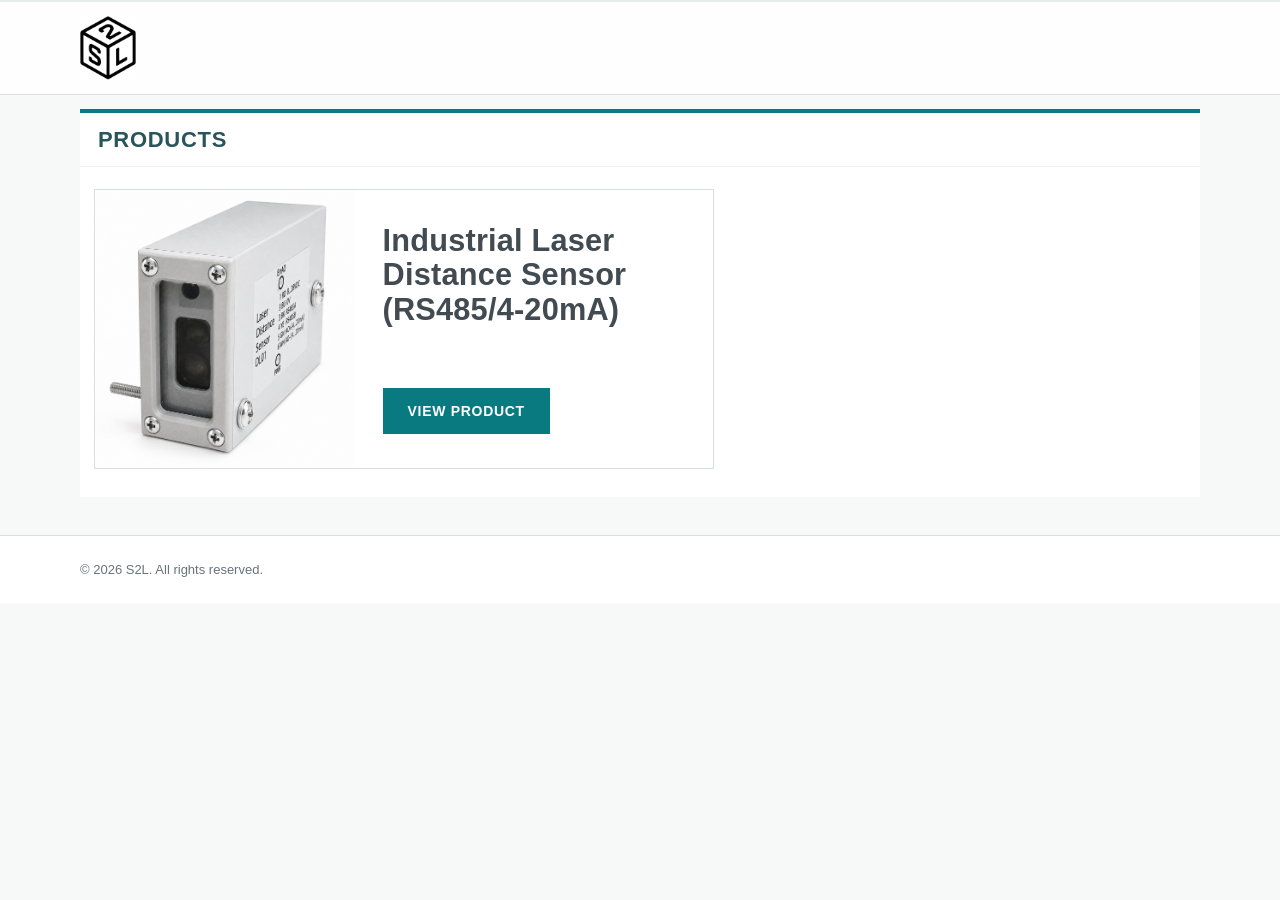
<file: index.html>
<!DOCTYPE html>
<html lang="en">
<head>
  <meta charset="UTF-8">
  <meta name="viewport" content="width=device-width, initial-scale=1.0">
  <title>S2L — Industrial Sensors</title>
  <link rel="stylesheet" href="style.css">
</head>
<body>

<header class="header">
  <div class="container header-inner">
    <a href="#" class="logo"><img src="assets/logo.png" alt="S2L"></a>
  </div>
</header>

<main class="container">

  <section class="products" id="product">
    <div class="section-bar">
      <h2>PRODUCTS</h2>
    </div>

    <!-- The only product card -->
    <a href="product.html" class="product-card">
      <div class="product-image">
        <img src="assets/laser-sensor.png" alt="Industrial Laser Distance Sensor">
      </div>

      <div class="product-content">
        <h3>Industrial Laser<br>Distance Sensor<br>(RS485/4-20mA)</h3>
        <span class="view-product">VIEW PRODUCT</span>
      </div>
    </a>
  </section>

</main>

<footer>
  <div class="container">© 2026 S2L. All rights reserved.</div>
</footer>

</body>
</html>
</file>
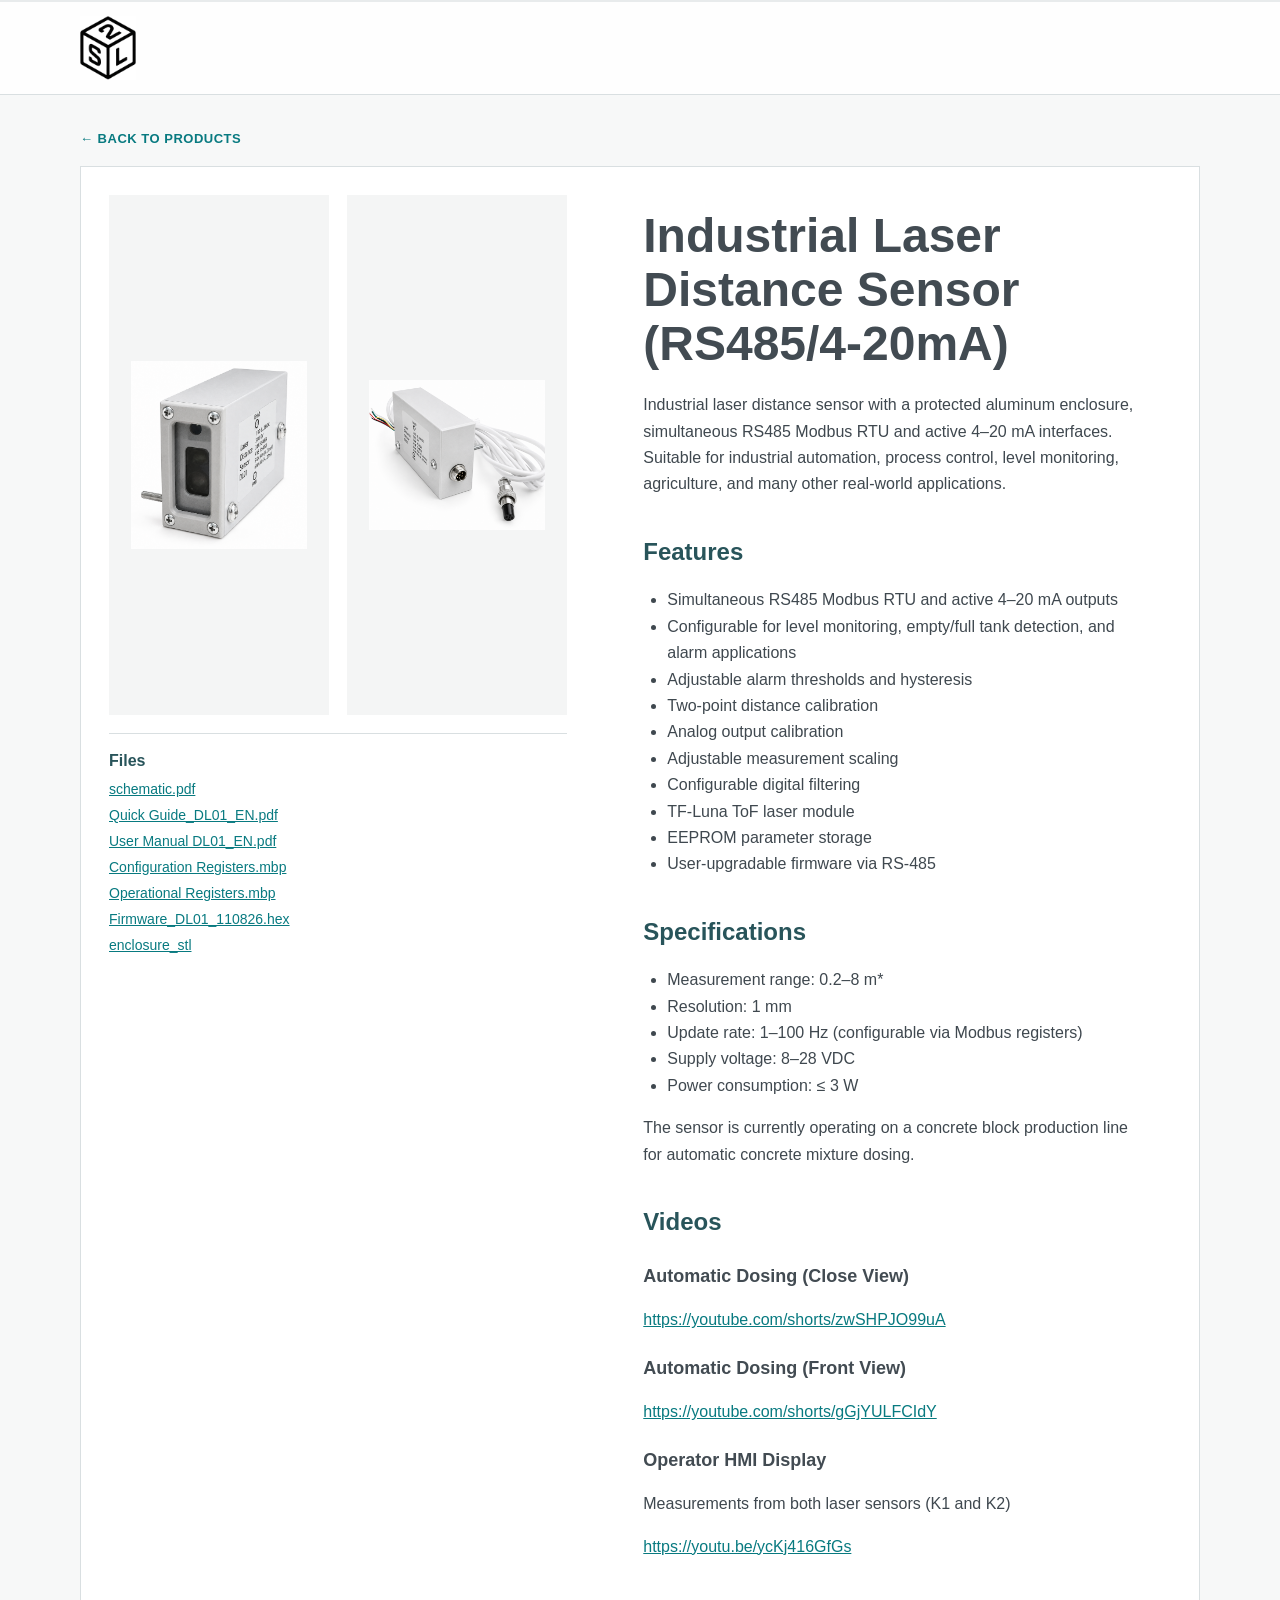
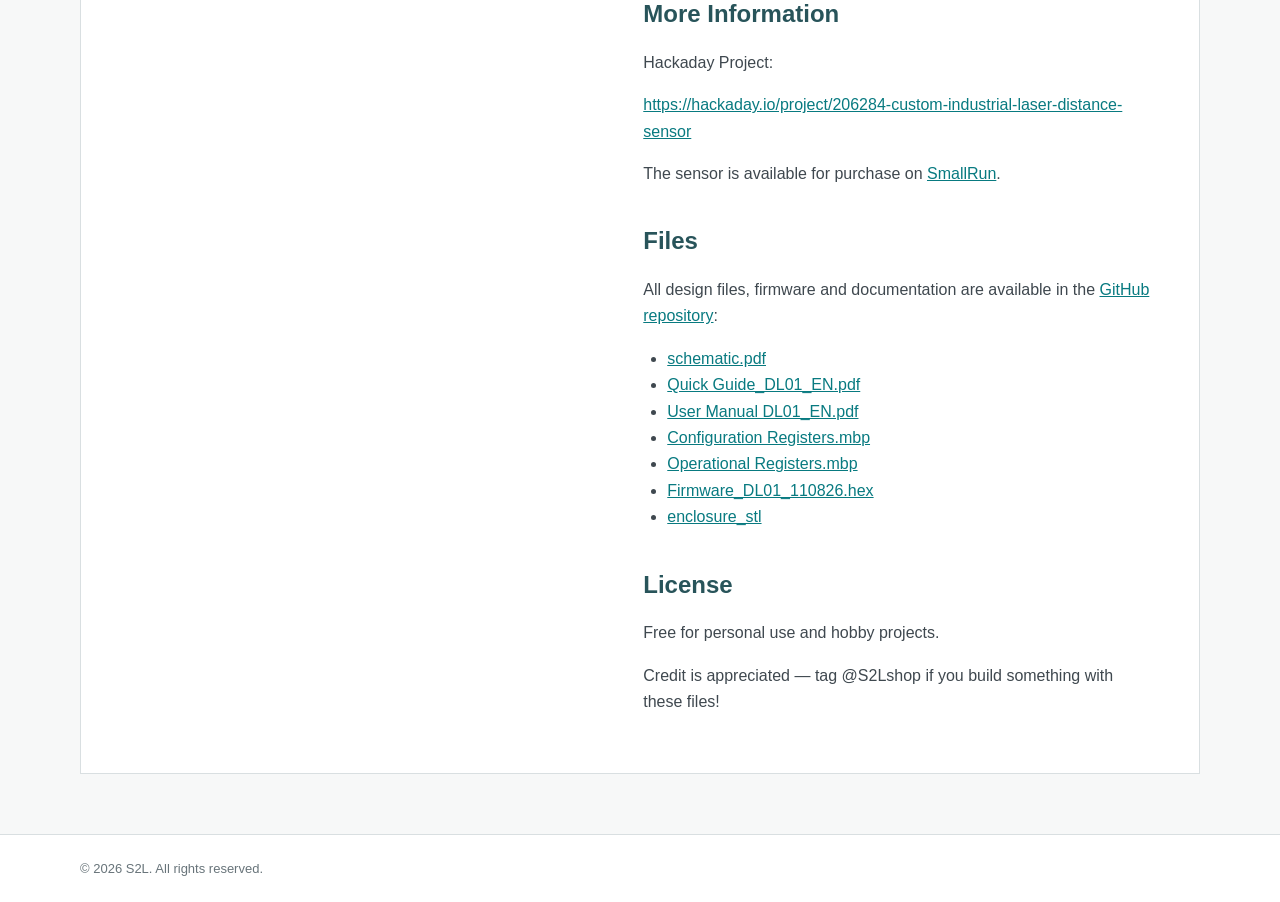
<file: product.html>
<!DOCTYPE html>
<html lang="en">
<head>
  <meta charset="UTF-8">
  <meta name="viewport" content="width=device-width, initial-scale=1.0">
  <title>Industrial Laser Distance Sensor — S2L</title>
  <link rel="stylesheet" href="style.css">
</head>
<body>
<header class="header">
  <div class="container header-inner">
    <a href="index.html" class="logo"><img src="assets/logo.png" alt="S2L"></a>
  </div>
</header>

<main class="container product-page">
  <a href="index.html" class="back">← BACK TO PRODUCTS</a>

  <section class="product-detail">
    <div class="detail-gallery">
      <div class="detail-image">
        <img src="assets/laser-sensor.png" alt="Industrial Laser Distance Sensor">
      </div>
      <div class="detail-image">
        <img src="assets/laser-sensor-detail.png" alt="Industrial Laser Distance Sensor detail">
      </div>
      <div class="gallery-files">
        <h3>Files</h3>
        <ul>
          <li><a href="https://github.com/S2Lshop/industrial-laser-sensor-tf-luna/blob/main/schematic.pdf" target="_blank" rel="noopener">schematic.pdf</a></li>
          <li><a href="https://github.com/S2Lshop/industrial-laser-sensor-tf-luna/blob/main/Quick%20Guide_DL01_EN.pdf" target="_blank" rel="noopener">Quick Guide_DL01_EN.pdf</a></li>
          <li><a href="https://github.com/S2Lshop/industrial-laser-sensor-tf-luna/blob/main/User%20Manual%20DL01_EN.pdf" target="_blank" rel="noopener">User Manual DL01_EN.pdf</a></li>
          <li><a href="https://github.com/S2Lshop/industrial-laser-sensor-tf-luna/blob/main/Configuration%20Registers.mbp" target="_blank" rel="noopener">Configuration Registers.mbp</a></li>
          <li><a href="https://github.com/S2Lshop/industrial-laser-sensor-tf-luna/blob/main/Operational%20Registers.mbp" target="_blank" rel="noopener">Operational Registers.mbp</a></li>
          <li><a href="https://github.com/S2Lshop/industrial-laser-sensor-tf-luna/blob/main/Firmware_DL01_110826.hex" target="_blank" rel="noopener">Firmware_DL01_110826.hex</a></li>
          <li><a href="https://github.com/S2Lshop/industrial-laser-sensor-tf-luna/tree/main/enclosure_stl" target="_blank" rel="noopener">enclosure_stl</a></li>
        </ul>
      </div>
    </div>
    <div class="detail-content">
      <h1>Industrial Laser Distance Sensor (RS485/4-20mA)</h1>
      <p>Industrial laser distance sensor with a protected aluminum enclosure, simultaneous RS485 Modbus RTU and active 4–20 mA interfaces. Suitable for industrial automation, process control, level monitoring, agriculture, and many other real-world applications.</p>

      <h2>Features</h2>
      <ul>
        <li>Simultaneous RS485 Modbus RTU and active 4–20 mA outputs</li>
        <li>Configurable for level monitoring, empty/full tank detection, and alarm applications</li>
        <li>Adjustable alarm thresholds and hysteresis</li>
        <li>Two-point distance calibration</li>
        <li>Analog output calibration</li>
        <li>Adjustable measurement scaling</li>
        <li>Configurable digital filtering</li>
        <li>TF-Luna ToF laser module</li>
        <li>EEPROM parameter storage</li>
        <li>User-upgradable firmware via RS-485</li>
      </ul>

      <h2>Specifications</h2>
      <ul>
        <li>Measurement range: 0.2–8 m*</li>
        <li>Resolution: 1 mm</li>
        <li>Update rate: 1–100 Hz (configurable via Modbus registers)</li>
        <li>Supply voltage: 8–28 VDC</li>
        <li>Power consumption: ≤ 3 W</li>
      </ul>

      <p>The sensor is currently operating on a concrete block production line for automatic concrete mixture dosing.</p>

      <h2>Videos</h2>
      <h3>Automatic Dosing (Close View)</h3>
      <p><a href="https://youtube.com/shorts/zwSHPJO99uA" target="_blank" rel="noopener">https://youtube.com/shorts/zwSHPJO99uA</a></p>
      <h3>Automatic Dosing (Front View)</h3>
      <p><a href="https://youtube.com/shorts/gGjYULFCIdY" target="_blank" rel="noopener">https://youtube.com/shorts/gGjYULFCIdY</a></p>
      <h3>Operator HMI Display</h3>
      <p>Measurements from both laser sensors (K1 and K2)</p>
      <p><a href="https://youtu.be/ycKj416GfGs" target="_blank" rel="noopener">https://youtu.be/ycKj416GfGs</a></p>

      <h2>More Information</h2>
      <p>Hackaday Project:</p>
      <p><a href="https://hackaday.io/project/206284-custom-industrial-laser-distance-sensor" target="_blank" rel="noopener">https://hackaday.io/project/206284-custom-industrial-laser-distance-sensor</a></p>
      <p>The sensor is available for purchase on <a href="https://smallrun.net/shop/s2lstudio/industrial-laser-distance-sensor-rs485-4-20ma" target="_blank" rel="noopener">SmallRun</a>.</p>

      <h2>Files</h2>
      <p>All design files, firmware and documentation are available in the <a href="https://github.com/S2Lshop/industrial-laser-sensor-tf-luna" target="_blank" rel="noopener">GitHub repository</a>:</p>
      <ul>
        <li><a href="https://github.com/S2Lshop/industrial-laser-sensor-tf-luna/blob/main/schematic.pdf" target="_blank" rel="noopener">schematic.pdf</a></li>
        <li><a href="https://github.com/S2Lshop/industrial-laser-sensor-tf-luna/blob/main/Quick%20Guide_DL01_EN.pdf" target="_blank" rel="noopener">Quick Guide_DL01_EN.pdf</a></li>
        <li><a href="https://github.com/S2Lshop/industrial-laser-sensor-tf-luna/blob/main/User%20Manual%20DL01_EN.pdf" target="_blank" rel="noopener">User Manual DL01_EN.pdf</a></li>
        <li><a href="https://github.com/S2Lshop/industrial-laser-sensor-tf-luna/blob/main/Configuration%20Registers.mbp" target="_blank" rel="noopener">Configuration Registers.mbp</a></li>
        <li><a href="https://github.com/S2Lshop/industrial-laser-sensor-tf-luna/blob/main/Operational%20Registers.mbp" target="_blank" rel="noopener">Operational Registers.mbp</a></li>
        <li><a href="https://github.com/S2Lshop/industrial-laser-sensor-tf-luna/blob/main/Firmware_DL01_110826.hex" target="_blank" rel="noopener">Firmware_DL01_110826.hex</a></li>
        <li><a href="https://github.com/S2Lshop/industrial-laser-sensor-tf-luna/tree/main/enclosure_stl" target="_blank" rel="noopener">enclosure_stl</a></li>
      </ul>

      <h2>License</h2>
      <p>Free for personal use and hobby projects.</p>
      <p>Credit is appreciated — tag @S2Lshop if you build something with these files!</p>
    </div>
  </section>
</main>

<footer>
  <div class="container">© 2026 S2L. All rights reserved.</div>
</footer>
</body>
</html>
</file>
<file: style.css>
:root {
  --teal: #087a80;
  --orange: #e8882d;
  --text: #3f484f;
  --muted: #68747a;
  --line: #d9dfe1;
  --page: #f7f8f8;
}

* { box-sizing: border-box; }

html { scroll-behavior: smooth; }

body {
  margin: 0;
  background: var(--page);
  color: var(--text);
  font-family: Arial, Helvetica, sans-serif;
}

a { color: inherit; text-decoration: none; }

.container {
  width: min(1120px, calc(100% - 40px));
  margin: 0 auto;
}

/* Header: S2L + working hours only */
.header {
  background: rgba(255,255,255,.92);
  border-bottom: 1px solid var(--line);
  border-top: 2px solid #e8ebec;
}

.header-inner {
  height: 92px;
  display: flex;
  align-items: center;
  justify-content: space-between;
}

.logo {
  display: flex;
  align-items: center;
  height: 100%;
}

.logo img {
  height: 64px;
  width: auto;
  display: block;
}

.hours {
  color: #59656b;
  font-size: 14px;
}

main {
  padding: 14px 0 38px;
}

/* Hero */
.hero {
  min-height: 420px;
  display: grid;
  grid-template-columns: 48% 52%;
  background: #fff;
  overflow: hidden;
}

.hero-text {
  padding: 45px 64px;
  background:
    linear-gradient(112deg, #ffffff 0%, #f8f9f9 82%, #e9edee 82%);
  position: relative;
  z-index: 2;
}

.hero h1 {
  margin: 0;
  font-size: clamp(36px, 4.1vw, 54px);
  line-height: 1.12;
  letter-spacing: .3px;
}

.hero p {
  max-width: 390px;
  margin: 20px 0 26px;
  color: #59656b;
  line-height: 1.65;
  font-size: 15px;
}

.cta,
.view-product {
  display: inline-block;
  background: var(--teal);
  color: #fff;
  font-size: 14px;
  font-weight: 800;
  letter-spacing: .7px;
  padding: 15px 25px;
  transition: background .18s ease, transform .18s ease;
}

.cta:hover,
.view-product:hover {
  background: #05676d;
  transform: translateY(-1px);
}

.hero-image {
  min-height: 420px;
  background: #0b5260;
  overflow: hidden;
}

.hero-image img {
  width: 100%;
  height: 100%;
  display: block;
  object-fit: cover;
}

/* Slider dots */
.slider-dots {
  display: flex;
  justify-content: center;
  align-items: center;
  gap: 13px;
  height: 56px;
}

.slider-dots span {
  width: 12px;
  height: 12px;
  border-radius: 50%;
  background: #c5cccf;
}

.slider-dots .active {
  background: var(--orange);
}

/* Product area */
.products {
  background: #fff;
  padding-bottom: 28px;
}

.section-bar {
  height: 58px;
  border-top: 4px solid var(--teal);
  border-bottom: 1px solid #eef0f1;
  display: flex;
  align-items: center;
  padding: 0 18px;
}

.section-bar h2 {
  margin: 0;
  color: #28545a;
  font-size: 22px;
  letter-spacing: .7px;
}

.product-card {
  width: min(620px, calc(100% - 28px));
  margin: 22px 14px 0;
  min-height: 260px;
  display: grid;
  grid-template-columns: 42% 58%;
  border: 1px solid var(--line);
  background: #fff;
  transition: transform .18s ease, box-shadow .18s ease;
}

.product-card:hover {
  transform: translateY(-3px);
  box-shadow: 0 10px 25px rgba(34, 48, 52, .12);
}

.product-image {
  min-height: 260px;
  background: #f4f5f5;
  display: flex;
  align-items: center;
  justify-content: center;
  overflow: hidden;
}

.product-image img {
  width: 100%;
  height: 100%;
  object-fit: contain;
}

.product-content {
  padding: 34px 28px;
  display: flex;
  flex-direction: column;
  align-items: flex-start;
}

.product-content h3 {
  margin: 0 0 28px;
  font-size: clamp(23px, 2.4vw, 31px);
  line-height: 1.12;
  letter-spacing: .2px;
  color: #424b52;
}

.view-product {
  margin-top: auto;
}

footer {
  border-top: 1px solid var(--line);
  background: #fff;
  color: #68747a;
  font-size: 13px;
  padding: 26px 0;
}

/* Responsive */
@media (max-width: 760px) {
  .container { width: min(100% - 24px, 1120px); }

  .header-inner { height: 76px; }
  .logo { font-size: 43px; }
  .hours { font-size: 12px; }

  .hero {
    grid-template-columns: 1fr;
  }

  .hero-text {
    padding: 40px 28px;
    background: #fff;
  }

  .hero-image { min-height: 280px; }

  .product-card {
    width: calc(100% - 28px);
    grid-template-columns: 1fr;
  }

  .product-image { min-height: 230px; }
}

@media (max-width: 430px) {
  .hours { display: none; }
  .hero h1 { font-size: 39px; }
  .product-content { padding: 28px 22px; }
}


/* Product detail page */
.product-page { padding: 34px 0 60px; }
.back { display: inline-block; margin-bottom: 20px; color: var(--teal); font-weight: 800; font-size: 13px; letter-spacing: .5px; }
.product-detail { background: #fff; border: 1px solid var(--line); display: grid; grid-template-columns: 46% 54%; }
.detail-gallery { padding: 28px; display: grid; grid-template-columns: 1fr 1fr; gap: 18px; align-content: start; }
.detail-image { height: 520px; background: #f4f5f5; display: flex; align-items: center; justify-content: center; padding: 22px; overflow: hidden; }
.detail-image img { width: 100%; height: 100%; object-fit: contain; }
.detail-content { padding: 42px 48px; line-height: 1.65; }
.detail-content h1 { margin: 0 0 22px; font-size: clamp(30px, 4vw, 48px); line-height: 1.12; color: #424b52; }
.detail-content h2 { margin: 34px 0 12px; color: #28545a; font-size: 24px; }
.detail-content h3 { margin: 20px 0 5px; color: #424b52; font-size: 18px; }
.detail-content ul { padding-left: 24px; }
.detail-content a { color: var(--teal); text-decoration: underline; }
.gallery-files { grid-column: 1 / -1; border-top: 1px solid var(--line); padding-top: 18px; }
.gallery-files h3 { margin: 0 0 10px; color: #28545a; font-size: 16px; }
.gallery-files ul { list-style: none; margin: 0; padding: 0; display: flex; flex-direction: column; gap: 8px; }
.gallery-files a { color: var(--teal); text-decoration: underline; font-size: 14px; word-break: break-word; }
@media (max-width: 900px) { .product-detail { grid-template-columns: 1fr; } .detail-gallery { padding: 20px; } .detail-image { height: 440px; } .detail-content { padding: 30px 24px; } }
@media (max-width: 560px) { .detail-gallery { grid-template-columns: 1fr; } .detail-image { height: 420px; } }
</file>
